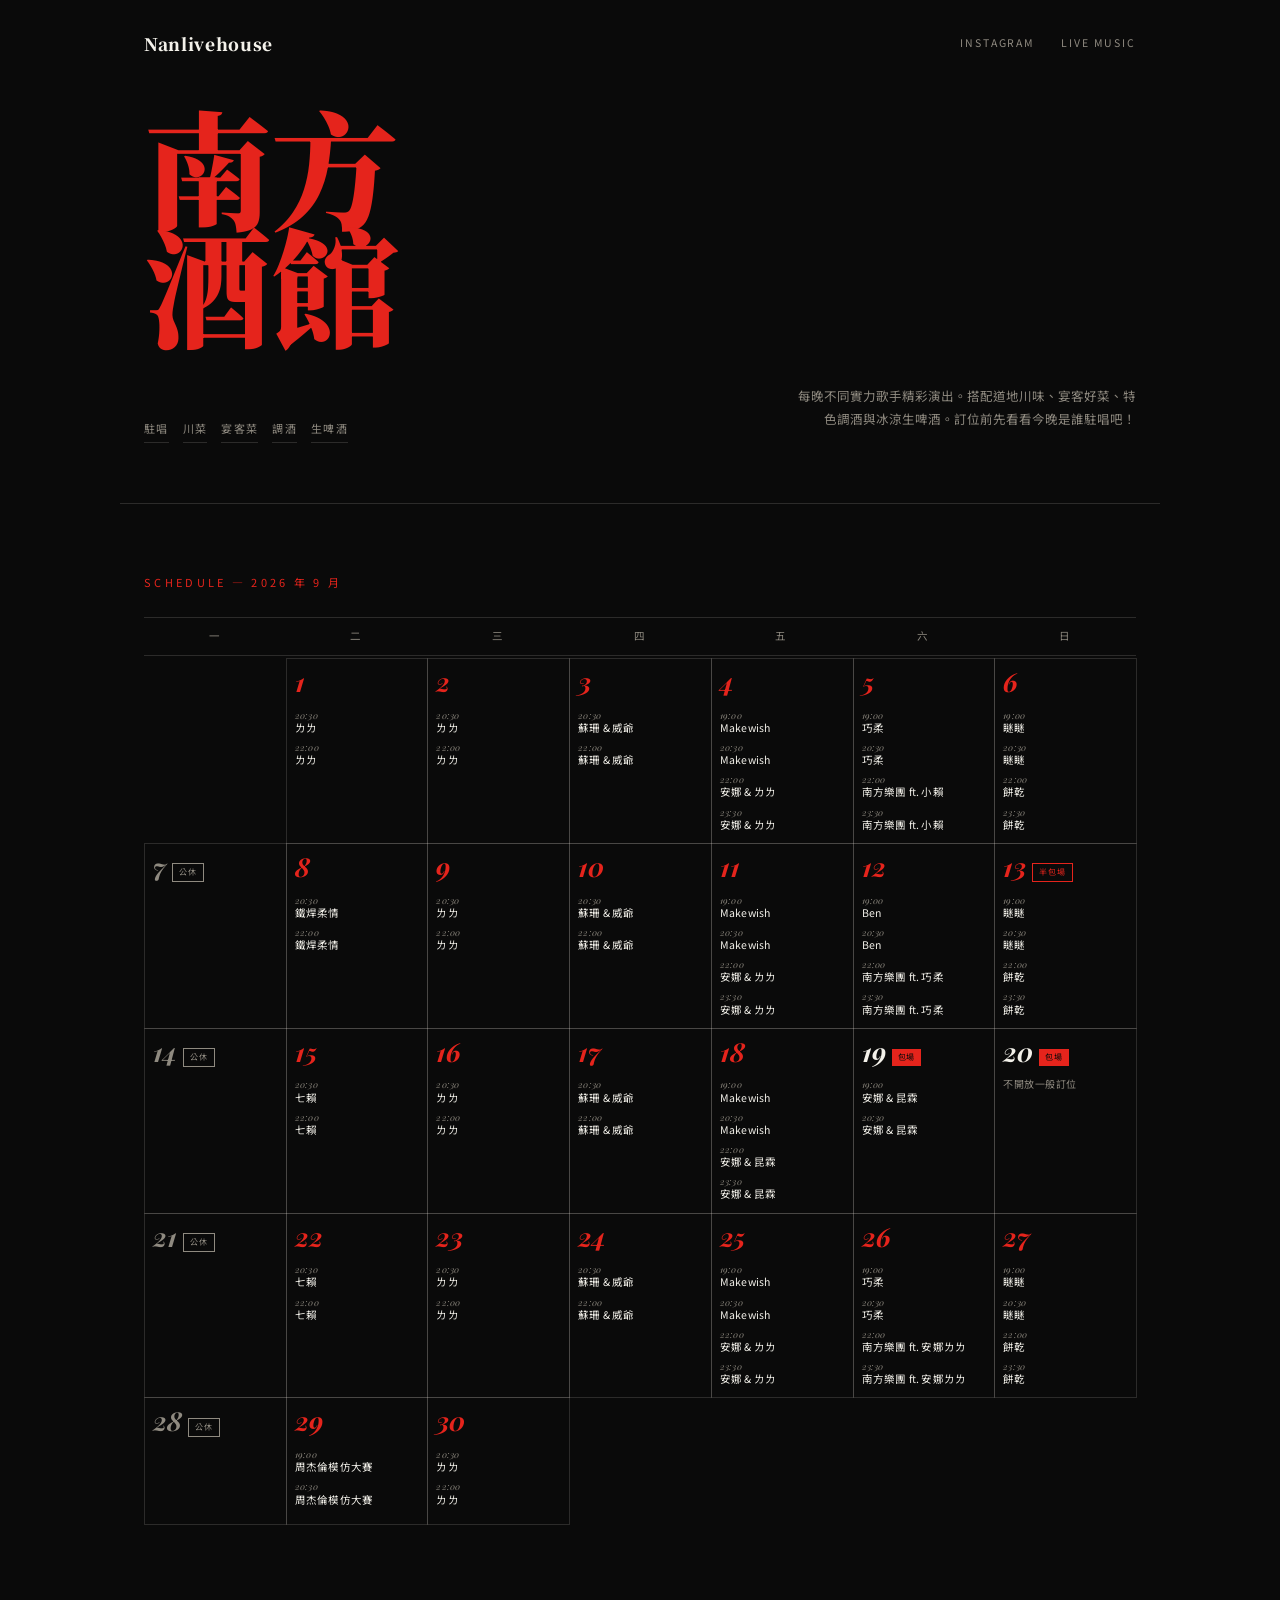
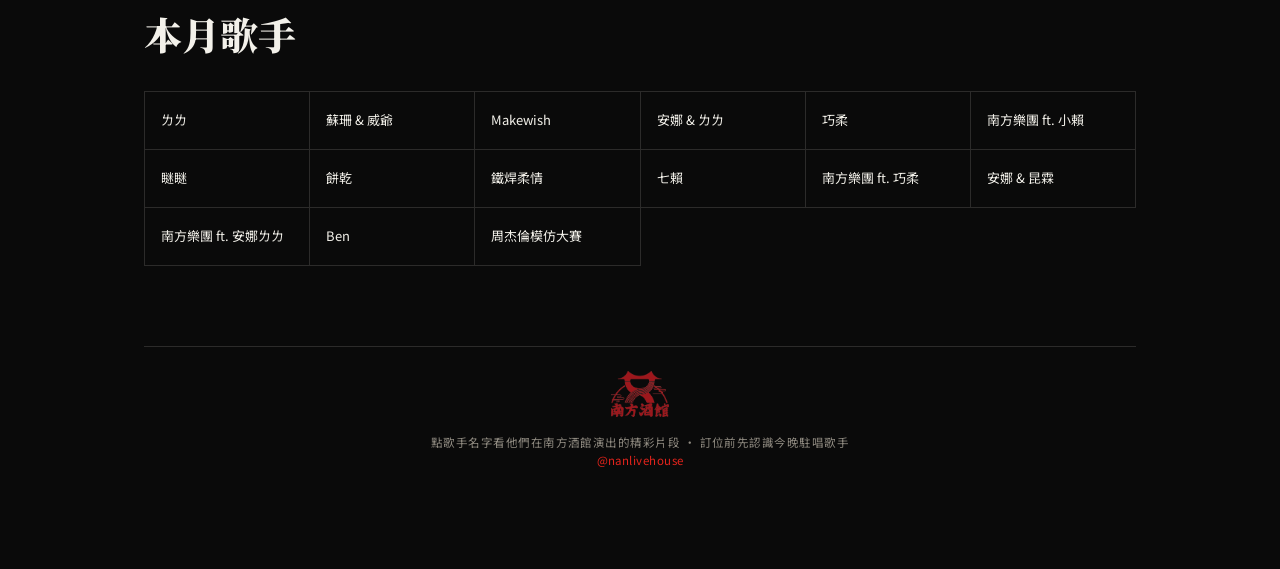
<file: index.html>
<!DOCTYPE html>
<html lang="zh-Hant">
<head>
<meta charset="UTF-8">
<meta name="viewport" content="width=device-width, initial-scale=1.0">
<title>南方酒館｜演出班表</title>
<meta name="description" content="南方酒館現場演出班表,點歌手名字看他們在台上的精彩片段。">
<link rel="stylesheet" href="style.css">
</head>
<body>

<header class="top-nav">
  <div class="wordmark">Nanlivehouse</div>
  <nav>
    <a href="https://www.instagram.com/nanlivehouse/" target="_blank" rel="noopener">Instagram</a>
    <span>Live Music</span>
  </nav>
</header>

<section class="hero">
  <h1 class="hero-title">
    <span>南方</span>
    <span class="accent">酒館</span>
  </h1>
  <div class="hero-bottom">
    <div class="hero-tags">
      <span>駐唱</span>
      <span>川菜</span>
      <span>宴客菜</span>
      <span>調酒</span>
      <span>生啤酒</span>
    </div>
    <p class="hero-blurb">每晚不同實力歌手精彩演出。搭配道地川味、宴客好菜、特色調酒與冰涼生啤酒。訂位前先看看今晚是誰駐唱吧！</p>
  </div>
</section>

<main class="wrap">

  <section class="schedule">
    <div class="eyebrow-label" id="month-sub">Schedule</div>

    <div class="weekday-row">
      <div>一</div><div>二</div><div>三</div><div>四</div><div>五</div><div>六</div><div>日</div>
    </div>

    <div class="cal-grid" id="cal-grid"></div>
  </section>

  <h2 class="section-title">本月歌手</h2>
  <div class="act-grid" id="act-grid"></div>

  <footer>
    <img src="logo.png" alt="南方酒館 logo" class="footer-logo">
    點歌手名字看他們在南方酒館演出的精彩片段 · 訂位前先認識今晚駐唱歌手<br>
    <a href="https://www.instagram.com/nanlivehouse/" target="_blank" rel="noopener">@nanlivehouse</a>
  </footer>

</main>

<script src="data.js"></script>
<script>
  document.getElementById('month-sub').textContent = 'Schedule — ' + MONTH_LABEL;
  document.title = '南方酒館｜' + MONTH_LABEL + ' 演出班表';

  const calGrid = document.getElementById('cal-grid');

  for (let i = 0; i < FIRST_WEEKDAY; i++) {
    const empty = document.createElement('div');
    empty.className = 'day-card empty';
    calGrid.appendChild(empty);
  }

  const appearedActs = new Set();

  for (let day = 1; day <= DAYS_IN_MONTH; day++) {
    const info = SCHEDULE[day] || { sets: [] };
    const card = document.createElement('div');
    card.className = 'day-card';
    if (info.closed) card.classList.add('closed');
    if (info.private) card.classList.add('private');

    let html = `<span class="date-num">${day}</span>`;
    if (info.closed) html += `<span class="tag closed-tag">公休</span>`;
    if (info.private) html += `<span class="tag private-tag">包場</span>`;
    if (info.tag) html += `<span class="tag note-tag">${info.tag}</span>`;

    if (!info.closed) {
      if (info.sets && info.sets.length) {
        html += `<ul class="lineup">`;
        info.sets.forEach(s => {
          const act = ACTS[s.a];
          if (!act) return;
          appearedActs.add(s.a);
          html += `<li><a href="act.html?id=${encodeURIComponent(s.a)}"><span class="time">${s.t}</span>${act.name}</a></li>`;
        });
        html += `</ul>`;
      } else if (info.private) {
        html += `<div class="private-note">不開放一般訂位</div>`;
      }
    }

    card.innerHTML = html;
    calGrid.appendChild(card);
  }

  const actGrid = document.getElementById('act-grid');
  Object.keys(ACTS).forEach(id => {
    if (!appearedActs.has(id)) return;
    const a = document.createElement('a');
    a.className = 'act-chip';
    a.href = `act.html?id=${encodeURIComponent(id)}`;
    a.textContent = ACTS[id].name;
    actGrid.appendChild(a);
  });
</script>

</body>
</html>
</file>
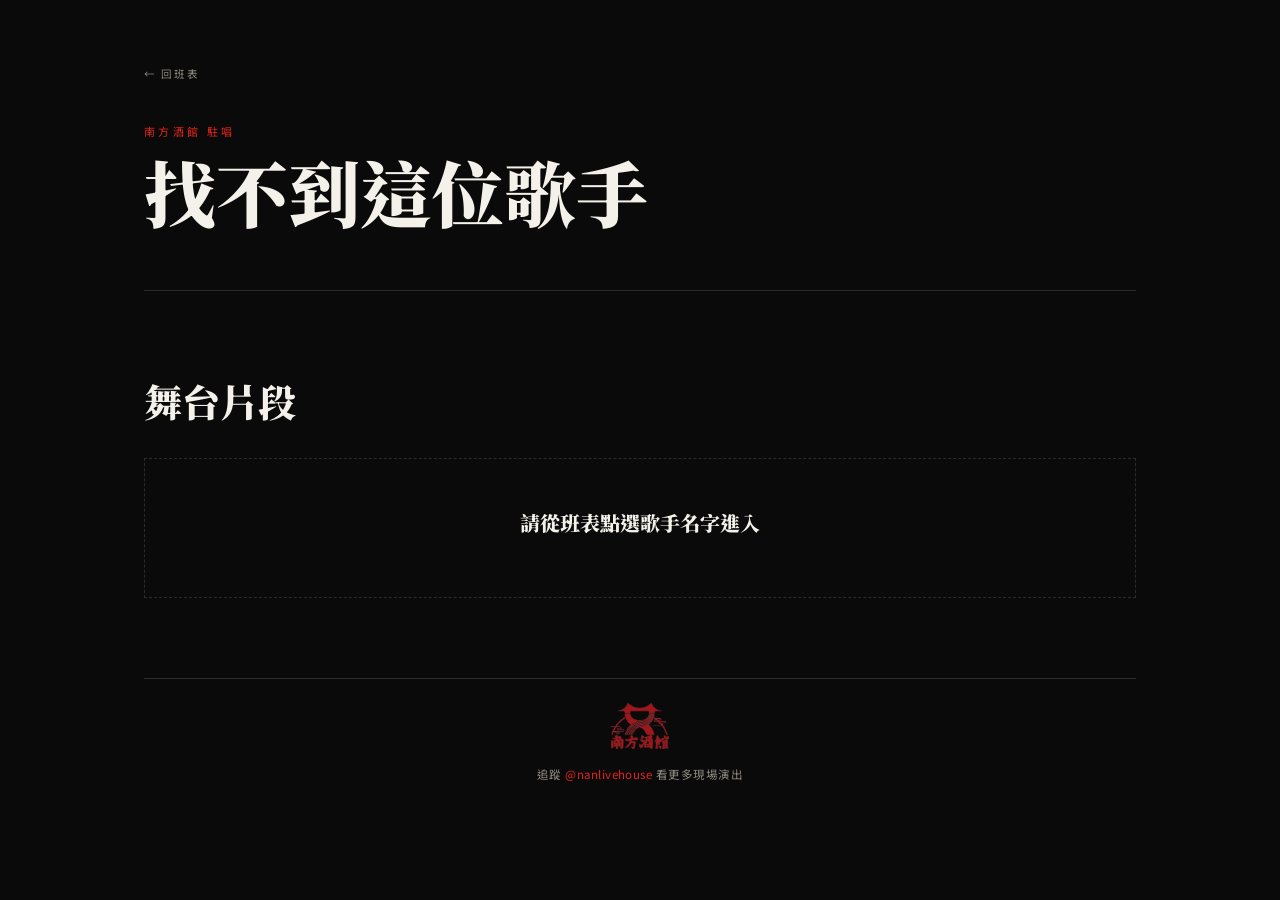
<file: act.html>
<!DOCTYPE html>
<html lang="zh-Hant">
<head>
<meta charset="UTF-8">
<meta name="viewport" content="width=device-width, initial-scale=1.0">
<title>歌手介紹｜南方酒館</title>
<link rel="stylesheet" href="style.css">
</head>
<body>

<main class="wrap" style="padding-top:36px;">
  <a class="back-link" href="index.html">← 回班表</a>

  <div class="act-hero">
    <div class="kicker">南方酒館 駐唱</div>
    <h1 id="act-name">—</h1>
    <div class="dates-row" id="dates-row"></div>
  </div>

  <div id="profile-area"></div>

  <h2 class="section-title">舞台片段</h2>
  <div id="video-area"></div>

  <footer>
    <img src="logo.png" alt="南方酒館 logo" class="footer-logo">
    追蹤 <a href="https://www.instagram.com/nanlivehouse/" target="_blank" rel="noopener">@nanlivehouse</a> 看更多現場演出
  </footer>
</main>

<script src="data.js"></script>
<script>
  const params = new URLSearchParams(location.search);
  const id = params.get('id');
  const act = ACTS[id];

  const nameEl = document.getElementById('act-name');
  const datesRow = document.getElementById('dates-row');
  const videoArea = document.getElementById('video-area');

  if (!act) {
    nameEl.textContent = '找不到這位歌手';
    videoArea.innerHTML = `<div class="empty-state"><div class="big">請從班表點選歌手名字進入</div></div>`;
  } else {
    nameEl.textContent = act.name;
    document.title = act.name + '｜南方酒館';

    // 找出這個月所有出場日期
    const dates = [];
    for (let day = 1; day <= DAYS_IN_MONTH; day++) {
      const info = SCHEDULE[day];
      if (!info || !info.sets) continue;
      if (info.sets.some(s => s.a === id)) dates.push(day);
    }
    dates.forEach(d => {
      const pill = document.createElement('span');
      pill.className = 'date-pill';
      pill.textContent = `9/${d}`;
      datesRow.appendChild(pill);
    });

    // 介紹區(簡介 / 演出形式 / 樂器 / 擅長歌曲種類)
    const profileArea = document.getElementById('profile-area');
    const fields = [
      { key: 'intro',       label: '簡介' },
      { key: 'style',       label: '演出形式' },
      { key: 'instruments', label: '樂器' },
      { key: 'genres',      label: '擅長歌曲種類' }
    ];
    const filled = fields.filter(f => act[f.key] && act[f.key].trim());

    if (filled.length) {
      profileArea.innerHTML = `
        <h2 class="section-title">關於 ${act.name}</h2>
        <div class="profile-grid">
          ${filled.map(f => `
            <div class="profile-card">
              <div class="profile-label">${f.label}</div>
              <div class="profile-value">${act[f.key]}</div>
            </div>
          `).join('')}
        </div>`;
    }

    // 影片區
    if (act.videos && act.videos.length) {
      const grid = document.createElement('div');
      grid.className = 'video-grid';
      act.videos.forEach(url => {
        const box = document.createElement('div');
        box.className = 'video-embed';
        box.innerHTML = `
          <blockquote class="instagram-media" data-instgrm-permalink="${url}" data-instgrm-version="14" style="margin:0;"></blockquote>`;
        grid.appendChild(box);
      });
      videoArea.appendChild(grid);

      // 載入 IG 官方 embed script 來渲染貼文
      const s = document.createElement('script');
      s.async = true;
      s.src = 'https://www.instagram.com/embed.js';
      document.body.appendChild(s);
    } else {
      videoArea.innerHTML = `
        <div class="empty-state">
          <div class="big">影片準備中</div>
          這位歌手的精彩片段即將上線,先追蹤 IG 搶先看。
        </div>`;
    }
  }
</script>

</body>
</html>
</file>
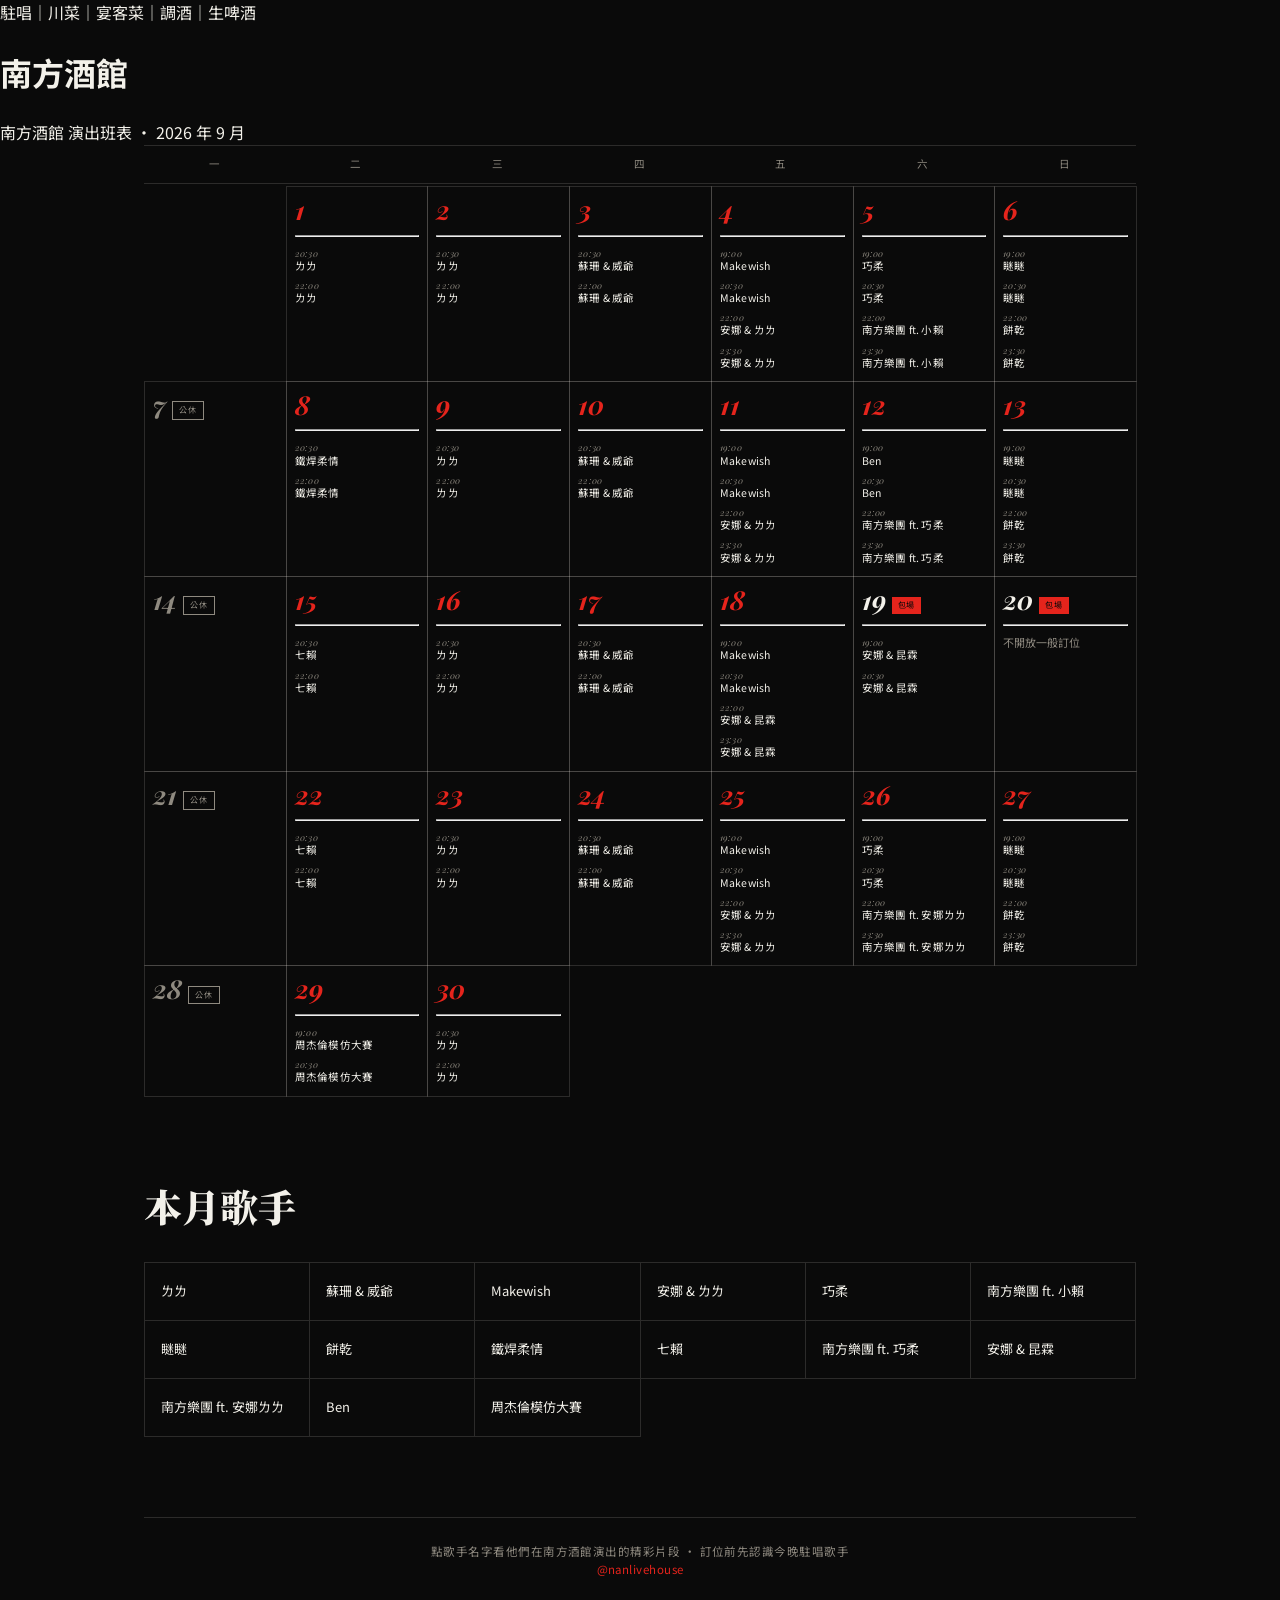
<file: index_1.html>
<!DOCTYPE html>
<html lang="zh-Hant">
<head>
<meta charset="UTF-8">
<meta name="viewport" content="width=device-width, initial-scale=1.0">
<title>南方酒館｜演出班表</title>
<meta name="description" content="南方酒館現場演出班表,點歌手名字看他們在台上的精彩片段。">
<link rel="stylesheet" href="style.css">
</head>
<body>

<header class="marquee">
  <div class="kicker">駐唱｜川菜｜宴客菜｜調酒｜生啤酒</div>
  <h1>南方酒館</h1>
  <div class="sub" id="month-sub">演出班表</div>
</header>

<main class="wrap">

  <div class="weekday-row">
    <div>一</div><div>二</div><div>三</div><div>四</div><div>五</div><div>六</div><div>日</div>
  </div>

  <div class="cal-grid" id="cal-grid"></div>

  <h2 class="section-title">本月歌手</h2>
  <div class="act-grid" id="act-grid"></div>

  <footer>
    點歌手名字看他們在南方酒館演出的精彩片段 · 訂位前先認識今晚駐唱歌手<br>
    <a href="https://www.instagram.com/nanlivehouse/" target="_blank" rel="noopener">@nanlivehouse</a>
  </footer>

</main>

<script src="data.js"></script>
<script>
  document.getElementById('month-sub').textContent = MONTH_SUBLABEL + ' · ' + MONTH_LABEL;
  document.title = '南方酒館｜' + MONTH_LABEL + ' 演出班表';

  const calGrid = document.getElementById('cal-grid');

  // 補前面的空格,讓 1 號對齊到正確星期
  for (let i = 0; i < FIRST_WEEKDAY; i++) {
    const empty = document.createElement('div');
    empty.className = 'day-card empty';
    calGrid.appendChild(empty);
  }

  const appearedActs = new Set();

  for (let day = 1; day <= DAYS_IN_MONTH; day++) {
    const info = SCHEDULE[day] || { sets: [] };
    const card = document.createElement('div');
    card.className = 'day-card';
    if (info.closed) card.classList.add('closed');
    if (info.private) card.classList.add('private');

    let html = `<span class="date-num">${day}</span>`;
    if (info.closed) html += `<span class="tag closed-tag">公休</span>`;
    if (info.private) html += `<span class="tag private-tag">包場</span>`;

    if (!info.closed) {
      html += `<hr class="perf">`;
      if (info.sets && info.sets.length) {
        html += `<ul class="lineup">`;
        info.sets.forEach(s => {
          const act = ACTS[s.a];
          if (!act) return;
          appearedActs.add(s.a);
          html += `<li><a href="act.html?id=${encodeURIComponent(s.a)}"><span class="time">${s.t}</span>${act.name}</a></li>`;
        });
        html += `</ul>`;
      } else if (info.private) {
        html += `<div style="font-size:11px;color:var(--muted)">不開放一般訂位</div>`;
      }
    }

    card.innerHTML = html;
    calGrid.appendChild(card);
  }

  // 本月歌手總覽(依 ACTS 定義順序,只列有出場的)
  const actGrid = document.getElementById('act-grid');
  Object.keys(ACTS).forEach(id => {
    if (!appearedActs.has(id)) return;
    const a = document.createElement('a');
    a.className = 'act-chip';
    a.href = `act.html?id=${encodeURIComponent(id)}`;
    a.textContent = ACTS[id].name;
    actGrid.appendChild(a);
  });
</script>

</body>
</html>
</file>
<file: style.css>
@import url('https://fonts.googleapis.com/css2?family=Playfair+Display:ital,wght@0,700;0,900;1,700&family=Noto+Serif+TC:wght@700;900&family=Noto+Sans+TC:wght@400;500;700&display=swap');

:root{
  --black:  #0a0a0a;
  --panel:  #111111;
  --red:    #e5241c;
  --white:  #f3f1ea;
  --muted:  #8f8a80;
  --line:   rgba(243,241,234,0.14);

  --serif-cjk: 'Noto Serif TC', serif;
  --serif-en:  'Playfair Display', serif;
  --sans:      'Noto Sans TC', sans-serif;
}

*{ box-sizing: border-box; }
html{ scroll-behavior: smooth; }

body{
  margin: 0;
  background: var(--black);
  color: var(--white);
  font-family: var(--sans);
  line-height: 1.6;
  -webkit-font-smoothing: antialiased;
}

a{ color: inherit; text-decoration: none; }
:focus-visible{ outline: 2px solid var(--red); outline-offset: 3px; }

.wrap{ max-width: 1040px; margin: 0 auto; padding: 0 24px 100px; }

/* ---------- top nav ---------- */

.top-nav{
  max-width: 1040px;
  margin: 0 auto;
  padding: 30px 24px 0;
  display: flex;
  align-items: center;
  justify-content: space-between;
}
.wordmark{
  font-family: var(--serif-cjk);
  font-weight: 900;
  font-size: 17px;
  letter-spacing: 0.04em;
}
.top-nav nav{ display: flex; gap: 26px; }
.top-nav nav a, .top-nav nav span{
  font-size: 10.5px;
  letter-spacing: 0.18em;
  color: var(--muted);
  text-transform: uppercase;
}
.top-nav nav a:hover{ color: var(--red); }

/* ---------- hero ---------- */

.hero{
  max-width: 1040px;
  margin: 30px auto 0;
  padding: 20px 24px 60px;
  border-bottom: 1px solid var(--line);
  position: relative;
}

.hero-title{
  font-family: var(--serif-cjk);
  font-weight: 900;
  font-size: clamp(56px, 13vw, 128px);
  line-height: 0.92;
  margin: 0;
  letter-spacing: -0.01em;
}
.hero-title span{ display: block; color: var(--red); }

.hero-bottom{
  display: flex;
  flex-wrap: wrap;
  justify-content: space-between;
  align-items: flex-end;
  gap: 20px;
  margin-top: 30px;
}

.hero-tags{
  display: flex;
  flex-wrap: wrap;
  gap: 14px;
}
.hero-tags span{
  font-size: 11px;
  letter-spacing: 0.12em;
  text-transform: uppercase;
  color: var(--muted);
  border-bottom: 1px solid var(--line);
  padding-bottom: 4px;
}

.hero-blurb{
  max-width: 340px;
  font-size: 12.5px;
  line-height: 1.8;
  color: var(--muted);
  text-align: right;
}

/* ---------- schedule section ---------- */

.schedule{ padding-top: 70px; }

.eyebrow-label{
  font-size: 11px;
  letter-spacing: 0.3em;
  color: var(--red);
  text-transform: uppercase;
  margin-bottom: 26px;
}

.weekday-row{
  display: grid;
  grid-template-columns: repeat(7, 1fr);
  border-top: 1px solid var(--line);
  border-bottom: 1px solid var(--line);
  margin-bottom: 2px;
}
.weekday-row div{
  text-align: center;
  font-size: 10.5px;
  letter-spacing: 0.15em;
  color: var(--muted);
  padding: 10px 0;
  text-transform: uppercase;
}

.cal-grid{
  display: grid;
  grid-template-columns: repeat(7, 1fr);
}

.day-card{
  border: 1px solid var(--line);
  margin: 0 -1px -1px 0;
  min-height: 128px;
  padding: 10px 8px;
}
.day-card.empty{ min-height: 128px; border-color: transparent; }

.date-num{
  font-family: var(--serif-en);
  font-weight: 700;
  font-style: italic;
  font-size: 26px;
  color: var(--red);
  line-height: 1;
}

.day-card.closed .date-num{ color: var(--muted); }
.day-card.private .date-num{ color: var(--white); }

.tag{
  display: inline-block;
  margin-left: 6px;
  font-size: 8px;
  letter-spacing: 0.1em;
  text-transform: uppercase;
  padding: 2px 6px;
  vertical-align: middle;
}
.tag.closed-tag{ border: 1px solid var(--muted); color: var(--muted); }
.tag.private-tag{ background: var(--red); color: var(--black); }
.tag.note-tag{ border: 1px solid var(--red); color: var(--red); }

.lineup{ list-style: none; margin: 10px 0 0; padding: 0; display: flex; flex-direction: column; gap: 5px; }

.lineup li a{
  display: block;
  font-size: 10.5px;
  letter-spacing: 0.02em;
  color: var(--white);
  line-height: 1.35;
  border-bottom: 1px solid transparent;
}
.lineup li a:hover, .lineup li a:focus-visible{ color: var(--red); border-bottom-color: var(--red); }
.lineup .time{
  display: block;
  font-family: var(--serif-en);
  font-size: 9px;
  font-style: italic;
  color: var(--muted);
}
.private-note{ font-size: 10px; color: var(--muted); margin-top: 8px; letter-spacing: 0.05em; }

/* ---------- act index ---------- */

.section-title{
  font-family: var(--serif-cjk);
  font-weight: 900;
  font-size: clamp(26px, 4.5vw, 38px);
  margin: 80px 0 26px;
  color: var(--white);
}

.act-grid{
  display: grid;
  grid-template-columns: repeat(auto-fill, minmax(160px, 1fr));
  border-top: 1px solid var(--line);
  border-left: 1px solid var(--line);
}

.act-chip{
  border-right: 1px solid var(--line);
  border-bottom: 1px solid var(--line);
  padding: 18px 16px;
  font-size: 13px;
  color: var(--white);
  transition: background 0.15s ease, color 0.15s ease;
}
.act-chip:hover, .act-chip:focus-visible{ background: var(--red); color: var(--black); }

/* ---------- footer ---------- */

footer{
  margin-top: 80px;
  padding-top: 24px;
  border-top: 1px solid var(--line);
  color: var(--muted);
  font-size: 11.5px;
  letter-spacing: 0.04em;
  text-align: center;
}
footer a{ color: var(--red); }

.footer-logo{
  display: block;
  height: 46px;
  width: auto;
  margin: 0 auto 16px;
  opacity: 0.82;
}

@media (prefers-reduced-motion: reduce){ *{ scroll-behavior: auto !important; } }

/* ---------- act detail page ---------- */

.back-link{
  display: inline-flex;
  align-items: center;
  gap: 6px;
  font-size: 10.5px;
  letter-spacing: 0.2em;
  text-transform: uppercase;
  color: var(--muted);
  margin: 30px 0 40px;
}
.back-link:hover{ color: var(--red); }

.act-hero{
  border-bottom: 1px solid var(--line);
  padding-bottom: 36px;
  margin-bottom: 30px;
}
.act-hero .kicker{
  font-size: 11px;
  letter-spacing: 0.3em;
  color: var(--red);
  text-transform: uppercase;
}
.act-hero h1{
  font-family: var(--serif-cjk);
  font-weight: 900;
  font-size: clamp(38px, 8vw, 72px);
  margin: 14px 0 0;
  line-height: 1.05;
}

.dates-row{ display: flex; flex-wrap: wrap; gap: 16px; margin-top: 24px; }
.date-pill{
  font-family: var(--serif-en);
  font-style: italic;
  font-size: 13px;
  color: var(--red);
  border-bottom: 1px solid var(--line);
  padding-bottom: 4px;
}

.profile-grid{
  display: grid;
  grid-template-columns: repeat(auto-fill, minmax(220px, 1fr));
  border-top: 1px solid var(--line);
  border-left: 1px solid var(--line);
}

.profile-card{ border-right: 1px solid var(--line); border-bottom: 1px solid var(--line); padding: 20px 22px; }
.profile-card .profile-label{
  font-size: 10px;
  letter-spacing: 0.2em;
  text-transform: uppercase;
  color: var(--red);
  margin-bottom: 10px;
}
.profile-card .profile-value{ font-size: 14px; line-height: 1.75; color: var(--white); white-space: pre-line; }

.video-grid{ display: grid; grid-template-columns: repeat(auto-fill, minmax(280px, 1fr)); gap: 20px; }

.video-embed{ border: 1px solid var(--line); overflow: hidden; background: var(--panel); }
.video-embed iframe, .video-embed blockquote{ width: 100% !important; margin: 0 !important; }

.empty-state{
  border: 1px dashed var(--line);
  padding: 48px 24px;
  text-align: center;
  color: var(--muted);
  font-size: 13px;
}
.empty-state .big{
  font-family: var(--serif-cjk);
  font-weight: 900;
  font-size: 20px;
  color: var(--white);
  margin-bottom: 10px;
}

@media (max-width: 680px){
  .cal-grid, .weekday-row{ grid-template-columns: repeat(7, minmax(0,1fr)); }
  .day-card{ padding: 6px 4px; min-height: 104px; }
  .date-num{ font-size: 17px; }
  .lineup li a{ font-size: 8.5px; }
  .lineup .time{ font-size: 7.5px; }
  .weekday-row div{ font-size: 8px; padding: 7px 0; }
  .hero-bottom{ flex-direction: column; align-items: flex-start; }
  .hero-blurb{ text-align: left; }
  .tag{ display: block; margin: 4px 0 0; width: fit-content; }
}
</file>
